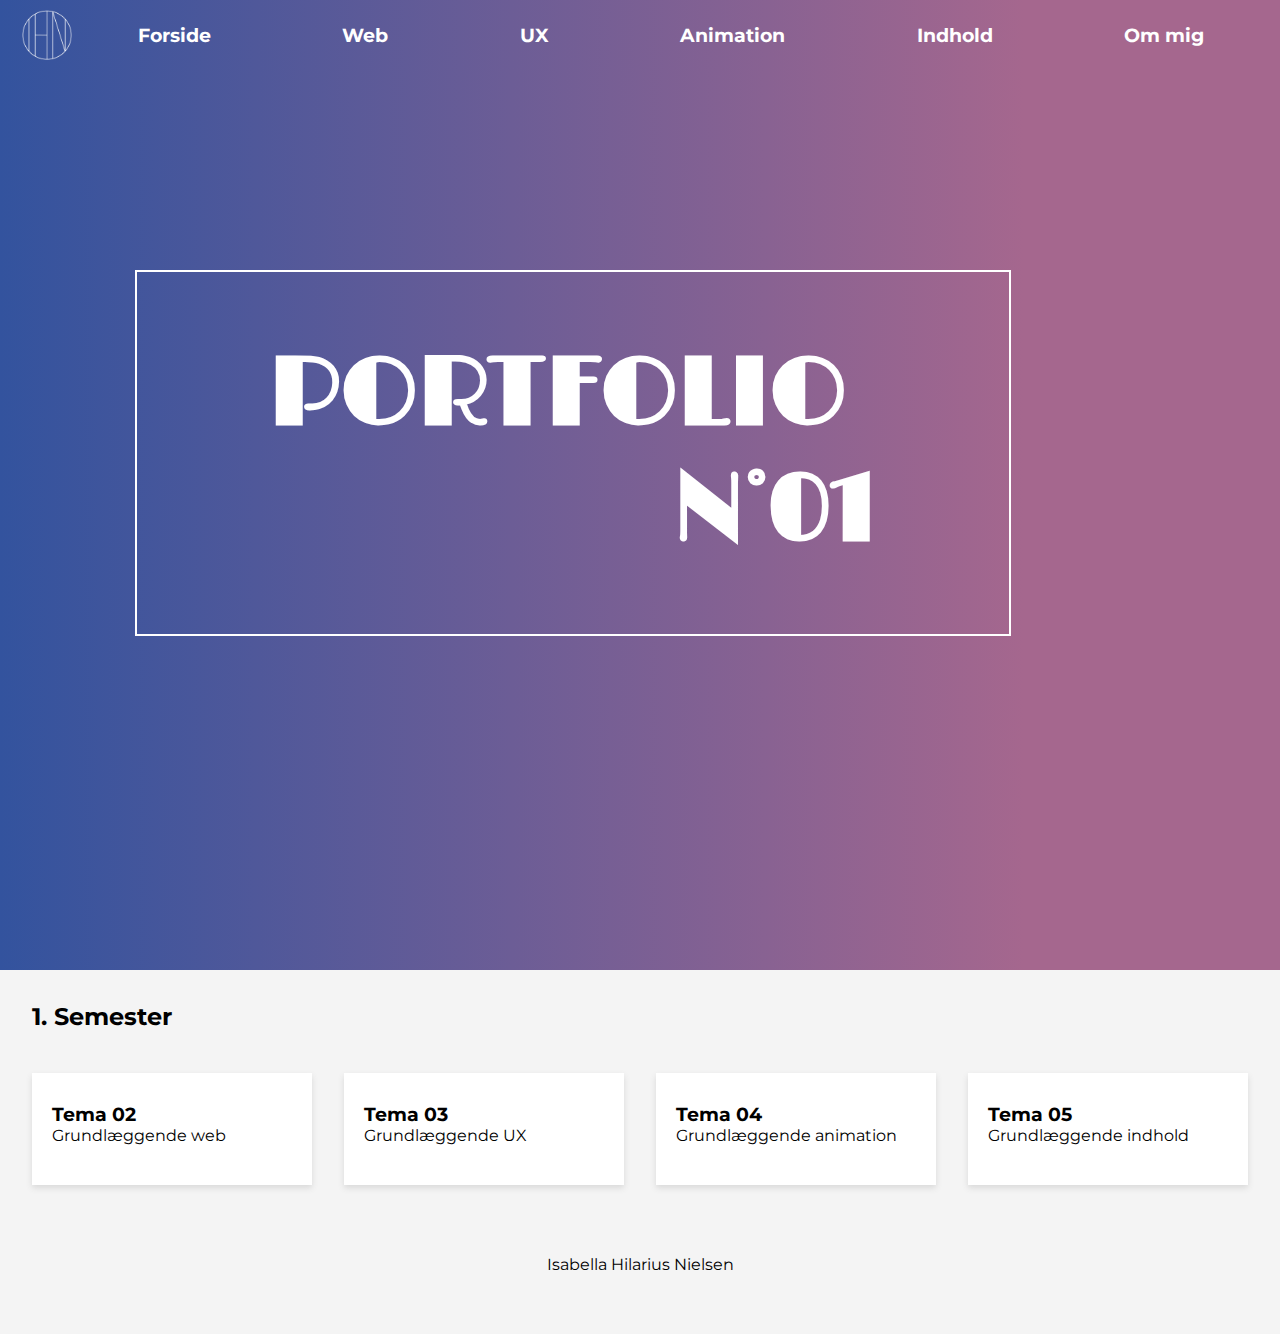
<file: index.html>
<!DOCTYPE html>
<html lang="da">
  <head>
    <meta charset="UTF-8" />
    <meta http-equiv="X-UA-Compatible" content="IE=edge" />
    <meta name="viewport" content="width=device-width, initial-scale=1.0" />
    <title>Forside</title>
    <link rel="stylesheet" href="style.css" />
    <link rel="preconnect" href="https://fonts.gstatic.com" />
    <link
      href="https://fonts.googleapis.com/css2?family=Limelight&family=Montserrat&display=swap"
      rel="stylesheet"
    />
  </head>
  <body>
    <header>
      <nav>
        <div class="logo">
          <a href="index.html"><img src="ikon/ikon.png" alt="Logo" /></a>
        </div>
        <ul id="menu">
          <li><a href="index.html">Forside</a></li>
          <li><a href="web.html">Web</a></li>
          <li><a href="ux.html">UX</a></li>
          <li><a class="link4" href="animation.html">Animation</a></li>
          <li><a class="link5" href="indhold.html">Indhold</a></li>
          <li><a class="link6" href="om.html">Om mig</a></li>
        </ul>
        <div id="burger_btn">
          <div class="stroke top"></div>
          <div class="stroke center"></div>
          <div class="stroke bottom"></div>
        </div>
      </nav>
    </header>

    <main>
      <section id="forside_section1">
        <div class="boks"></div>
        <div class="text1"><h1>PORTFOLIO</h1></div>
        <div class="text2"><h1>N˚01</h1></div>
      </section>

      <section id="forside_section2">
        <div class="text">
          <h2>1. Semester</h2>
        </div>
        <div class="forside_wrapper">
          <a class="element_1" href="web.html">
            <h3>Tema 02</h3>
            <p>Grundlæggende web</p></a
          >
          <a class="element_2" href="ux.html">
            <h3>Tema 03</h3>
            <p>Grundlæggende UX</p></a
          >
          <a class="element_3" href="animation.html">
            <h3>Tema 04</h3>
            <p>Grundlæggende animation</p></a
          >
          <a class="element_1" href="indhold.html">
            <h3>Tema 05</h3>
            <p>Grundlæggende indhold</p></a
          >
        </div>
      </section>
    </main>

    <footer>
      <p>Isabella Hilarius Nielsen</p>
    </footer>
    <script src="script.js"></script>
  </body>
</html>
</file>
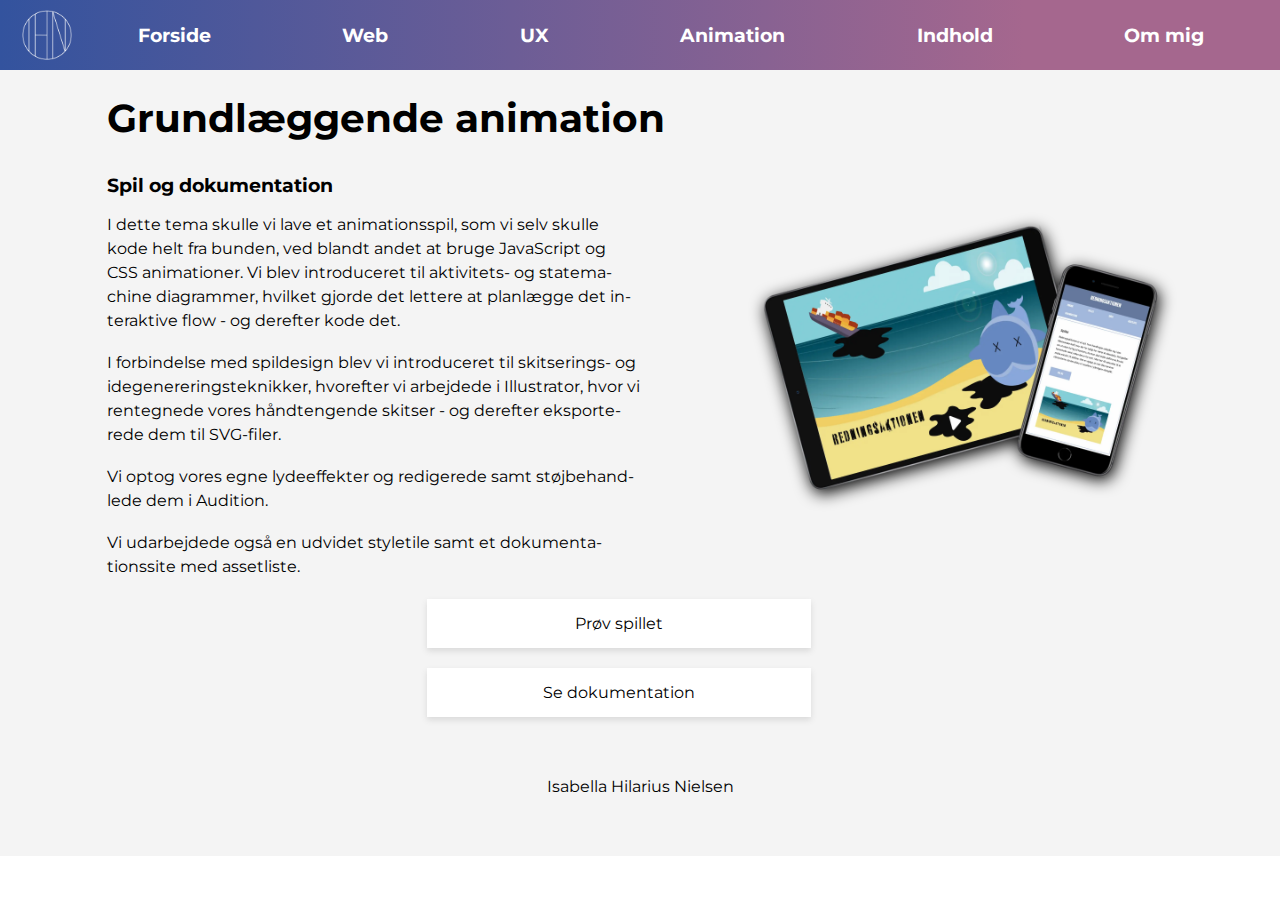
<file: animation.html>
<!DOCTYPE html>
<html lang="da">
  <head>
    <meta charset="UTF-8" />
    <meta http-equiv="X-UA-Compatible" content="IE=edge" />
    <meta name="viewport" content="width=device-width, initial-scale=1.0" />
    <title>Animation</title>
    <link rel="stylesheet" href="style.css" />
    <link rel="preconnect" href="https://fonts.gstatic.com" />
    <link
      href="https://fonts.googleapis.com/css2?family=Limelight&family=Montserrat&display=swap"
      rel="stylesheet"
    />
  </head>
  <body>
    <header>
      <nav>
        <div class="logo">
          <a href="index.html"><img src="ikon/ikon.png" alt="Logo" /></a>
        </div>
        <ul id="menu">
          <li><a href="index.html">Forside</a></li>
          <li><a href="web.html">Web</a></li>
          <li><a href="ux.html">UX</a></li>
          <li><a class="link4" href="animation.html">Animation</a></li>
          <li><a class="link5" href="indhold.html">Indhold</a></li>
          <li><a class="link6" href="om.html">Om mig</a></li>
        </ul>
        <div id="burger_btn">
          <div class="stroke top"></div>
          <div class="stroke center"></div>
          <div class="stroke bottom"></div>
        </div>
      </nav>
    </header>
    <main>
      <section id="animation_section1">
        <h2>Grundlæggende animation</h2>
      </section>
      <section id="animation_section2">
        <div class="section_wrapper">
          <div class="col_1">
            <h3>Spil og dokumentation</h3>
            <p>
              I dette tema skulle vi lave et animationsspil, som vi selv skulle
              kode helt fra bunden, ved blandt andet at bruge JavaScript og CSS
              animationer. Vi blev introduceret til aktivitets- og statemachine
              diagrammer, hvilket gjorde det lettere at planlægge det
              interaktive flow - og derefter kode det.
            </p>
            <br />
            <p>
              I forbindelse med spildesign blev vi introduceret til skitserings-
              og idegenereringsteknikker, hvorefter vi arbejdede i Illustrator,
              hvor vi rentegnede vores håndtengende skitser - og derefter
              eksporterede dem til SVG-filer.
            </p>
            <br />
            <p>
              Vi optog vores egne lydeeffekter og redigerede samt støjbehandlede
              dem i Audition.
            </p>
            <br />
            <p>
              Vi udarbejdede også en udvidet styletile samt et
              dokumentationssite med assetliste.
            </p>
          </div>
          <div class="col_img">
            <img src="img/animation.webp" alt="billede" />
          </div>
          <div class="web_knap">
            <a
              class="knap"
              href="https://isahilarius.dk/kea/04_animation/spil/spil.html"
              >Prøv spillet</a
            >
            <a
              class="knap"
              href="https://isahilarius.dk/kea/04_animation/spil/doku.html"
              >Se dokumentation</a
            >
          </div>
        </div>
      </section>
    </main>
    <footer>
      <p>Isabella Hilarius Nielsen</p>
    </footer>
    <script src="script.js"></script>
  </body>
</html>
</file>
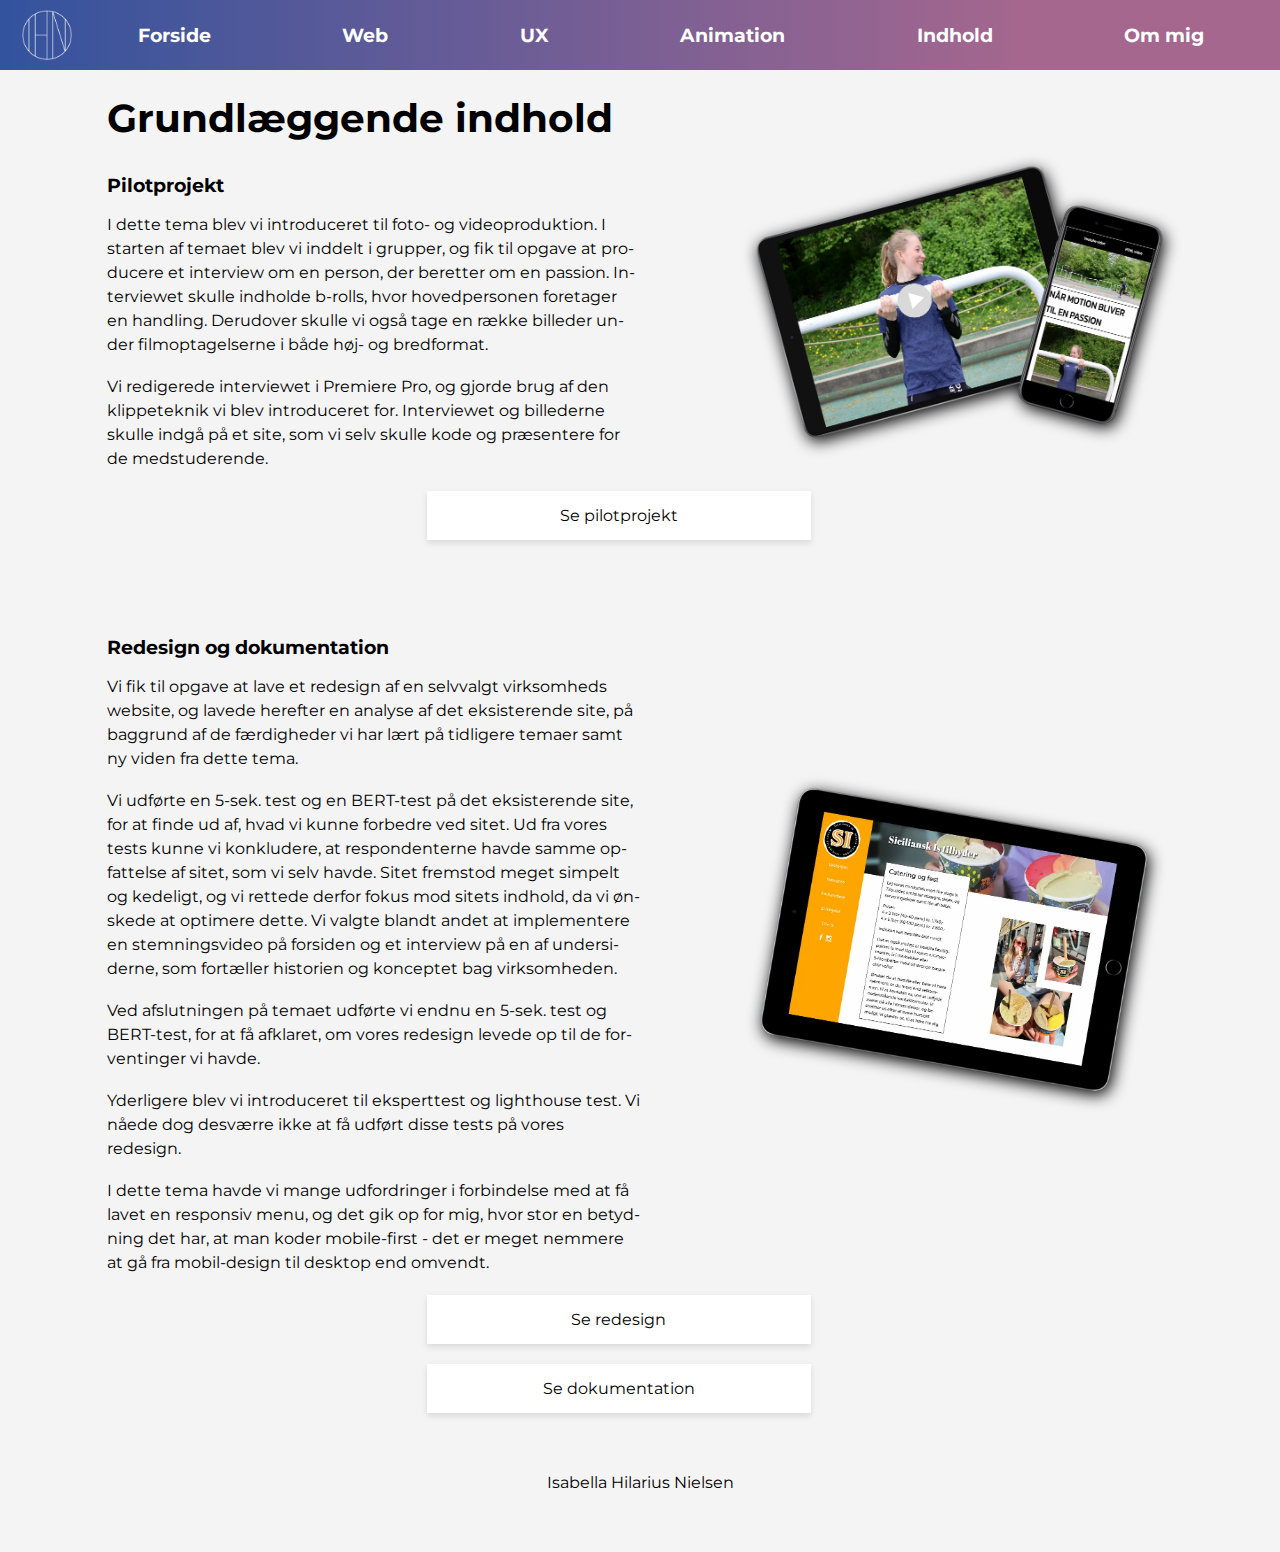
<file: indhold.html>
<!DOCTYPE html>
<html lang="da">
  <head>
    <meta charset="UTF-8" />
    <meta http-equiv="X-UA-Compatible" content="IE=edge" />
    <meta name="viewport" content="width=device-width, initial-scale=1.0" />
    <title>Indhold</title>
    <link rel="stylesheet" href="style.css" />
    <link rel="preconnect" href="https://fonts.gstatic.com" />
    <link
      href="https://fonts.googleapis.com/css2?family=Limelight&family=Montserrat&display=swap"
      rel="stylesheet"
    />
  </head>
  <body>
    <header>
      <nav>
        <div class="logo">
          <a href="index.html"><img src="ikon/ikon.png" alt="Logo" /></a>
        </div>
        <ul id="menu">
          <li><a href="index.html">Forside</a></li>
          <li><a href="web.html">Web</a></li>
          <li><a href="ux.html">UX</a></li>
          <li><a class="link4" href="animation.html">Animation</a></li>
          <li><a class="link5" href="indhold.html">Indhold</a></li>
          <li><a class="link6" href="om.html">Om mig</a></li>
        </ul>
        <div id="burger_btn">
          <div class="stroke top"></div>
          <div class="stroke center"></div>
          <div class="stroke bottom"></div>
        </div>
      </nav>
    </header>
    <main>
      <section id="indhold_section1">
        <h2>Grundlæggende indhold</h2>
      </section>
      <section id="indhold_section2">
        <div class="section_wrapper">
          <div class="col_1">
            <h3>Pilotprojekt</h3>
            <p>
              I dette tema blev vi introduceret til foto- og videoproduktion. I
              starten af temaet blev vi inddelt i grupper, og fik til opgave at
              producere et interview om en person, der beretter om en passion.
              Interviewet skulle indholde b-rolls, hvor hovedpersonen foretager
              en handling. Derudover skulle vi også tage en række billeder under
              filmoptagelserne i både høj- og bredformat.
            </p>
            <br />
            <p>
              Vi redigerede interviewet i Premiere Pro, og gjorde brug af den
              klippeteknik vi blev introduceret for. Interviewet og billederne
              skulle indgå på et site, som vi selv skulle kode og præsentere for
              de medstuderende.
            </p>
          </div>
          <div class="col_img">
            <a class="knap_billede" href="https://youtu.be/9wLPvM_3zAo">
              <img src="img/pilot.webp" alt="billede"
            /></a>
          </div>
          <div class="web_knap">
            <a
              class="knap"
              href="https://isahilarius.dk/kea/05_content/pilotprojekt/"
              >Se pilotprojekt</a
            >
          </div>
        </div>
      </section>
      <section id="indhold_section3">
        <div class="section_wrapper">
          <div class="col_2">
            <h3>Redesign og dokumentation</h3>
            <p>
              Vi fik til opgave at lave et redesign af en selvvalgt virksomheds
              website, og lavede herefter en analyse af det eksisterende site,
              på baggrund af de færdigheder vi har lært på tidligere temaer samt
              ny viden fra dette tema.
            </p>
            <br />
            <p>
              Vi udførte en 5-sek. test og en BERT-test på det eksisterende
              site, for at finde ud af, hvad vi kunne forbedre ved sitet. Ud fra
              vores tests kunne vi konkludere, at respondenterne havde samme
              opfattelse af sitet, som vi selv havde. Sitet fremstod meget
              simpelt og kedeligt, og vi rettede derfor fokus mod sitets
              indhold, da vi ønskede at optimere dette. Vi valgte blandt andet
              at implementere en stemningsvideo på forsiden og et interview på
              en af undersiderne, som fortæller historien og konceptet bag
              virksomheden.
            </p>
            <br />
            <p>
              Ved afslutningen på temaet udførte vi endnu en 5-sek. test og
              BERT-test, for at få afklaret, om vores redesign levede op til de
              forventinger vi havde.
            </p>
            <br />
            <p>
              Yderligere blev vi introduceret til eksperttest og lighthouse
              test. Vi nåede dog desværre ikke at få udført disse tests på vores
              redesign.
            </p>
            <br />
            <p>
              I dette tema havde vi mange udfordringer i forbindelse med at få
              lavet en responsiv menu, og det gik op for mig, hvor stor en
              betydning det har, at man koder mobile-first - det er meget
              nemmere at gå fra mobil-design til desktop end omvendt.
            </p>
          </div>
          <div class="col2_img">
            <img src="img/redesign.webp" alt="billede" />
          </div>
          <div class="web_knap1">
            <a
              class="knap"
              href="https://peaceful-clarke-7f83cd.netlify.app/index.html?fbclid=IwAR1ZkMm159mq0GrLUNkZw25Bs_xFY7O8ysdZwUjEP4sdKE-Z3NUC2w0Frks"
              >Se redesign</a
            >
            <a
              class="knap"
              href="https://docs.google.com/document/d/1FRPtAsqYbtHXegpziWgZVmLZcAO9FTn80IYhDo841vE/edit?usp=sharing"
              >Se dokumentation</a
            >
          </div>
        </div>
      </section>
    </main>
    <footer>
      <p>Isabella Hilarius Nielsen</p>
    </footer>
    <script src="script.js"></script>
  </body>
</html>
</file>
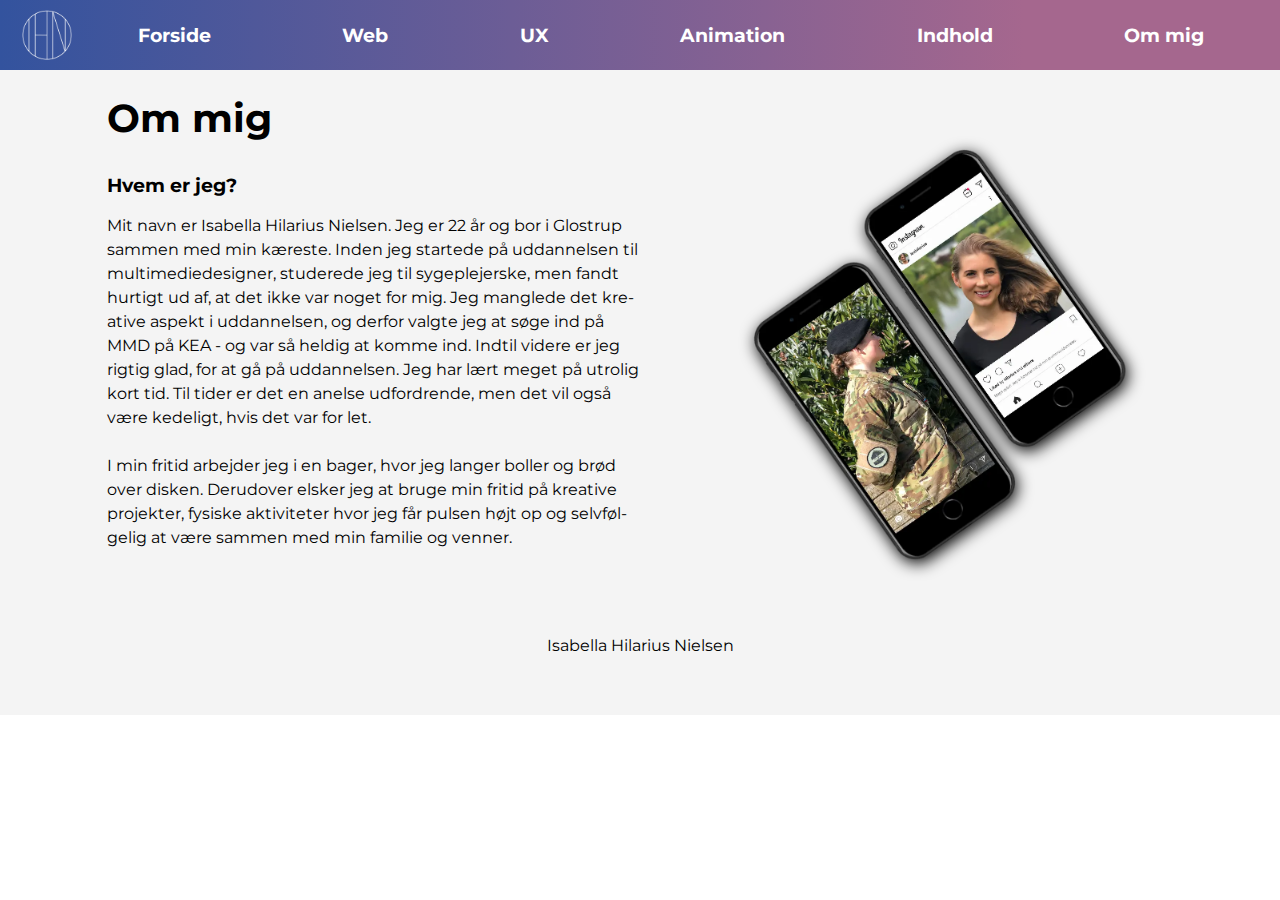
<file: om.html>
<!DOCTYPE html>
<html lang="da">
  <head>
    <meta charset="UTF-8" />
    <meta http-equiv="X-UA-Compatible" content="IE=edge" />
    <meta name="viewport" content="width=device-width, initial-scale=1.0" />
    <title>Om mig</title>
    <link rel="stylesheet" href="style.css" />
    <link rel="preconnect" href="https://fonts.gstatic.com" />
    <link
      href="https://fonts.googleapis.com/css2?family=Limelight&family=Montserrat&display=swap"
      rel="stylesheet"
    />
  </head>
  <body>
    <header>
      <nav>
        <div class="logo">
          <a href="index.html"><img src="ikon/ikon.png" alt="Logo" /></a>
        </div>
        <ul id="menu">
          <li><a href="index.html">Forside</a></li>
          <li><a href="web.html">Web</a></li>
          <li><a href="ux.html">UX</a></li>
          <li><a class="link4" href="animation.html">Animation</a></li>
          <li><a class="link5" href="indhold.html">Indhold</a></li>
          <li><a class="link6" href="om.html">Om mig</a></li>
        </ul>
        <div id="burger_btn">
          <div class="stroke top"></div>
          <div class="stroke center"></div>
          <div class="stroke bottom"></div>
        </div>
      </nav>
    </header>
    <main>
      <section id="om_section1">
        <h2>Om mig</h2>
      </section>
      <section id="om_section2">
        <div class="section_wrapper">
          <div class="col_1">
            <h3>Hvem er jeg?</h3>
            <p>
              Mit navn er Isabella Hilarius Nielsen. Jeg er 22 år og bor i
              Glostrup sammen med min kæreste. Inden jeg startede på uddannelsen
              til multimediedesigner, studerede jeg til sygeplejerske, men fandt
              hurtigt ud af, at det ikke var noget for mig. Jeg manglede det
              kreative aspekt i uddannelsen, og derfor valgte jeg at søge ind på
              MMD på KEA - og var så heldig at komme ind. Indtil videre er jeg
              rigtig glad, for at gå på uddannelsen. Jeg har lært meget på
              utrolig kort tid. Til tider er det en anelse udfordrende, men det
              vil også være kedeligt, hvis det var for let.
            </p>
            <br />
            <p>
              I min fritid arbejder jeg i en bager, hvor jeg langer boller og
              brød over disken. Derudover elsker jeg at bruge min fritid på
              kreative projekter, fysiske aktiviteter hvor jeg får pulsen højt
              op og selvfølgelig at være sammen med min familie og venner.
            </p>
          </div>
          <div class="col_img">
            <img src="img/om.webp" alt="billede" />
          </div>
        </div>
      </section>
    </main>
    <footer>
      <p>Isabella Hilarius Nielsen</p>
    </footer>
    <script src="script.js"></script>
  </body>
</html>
</file>
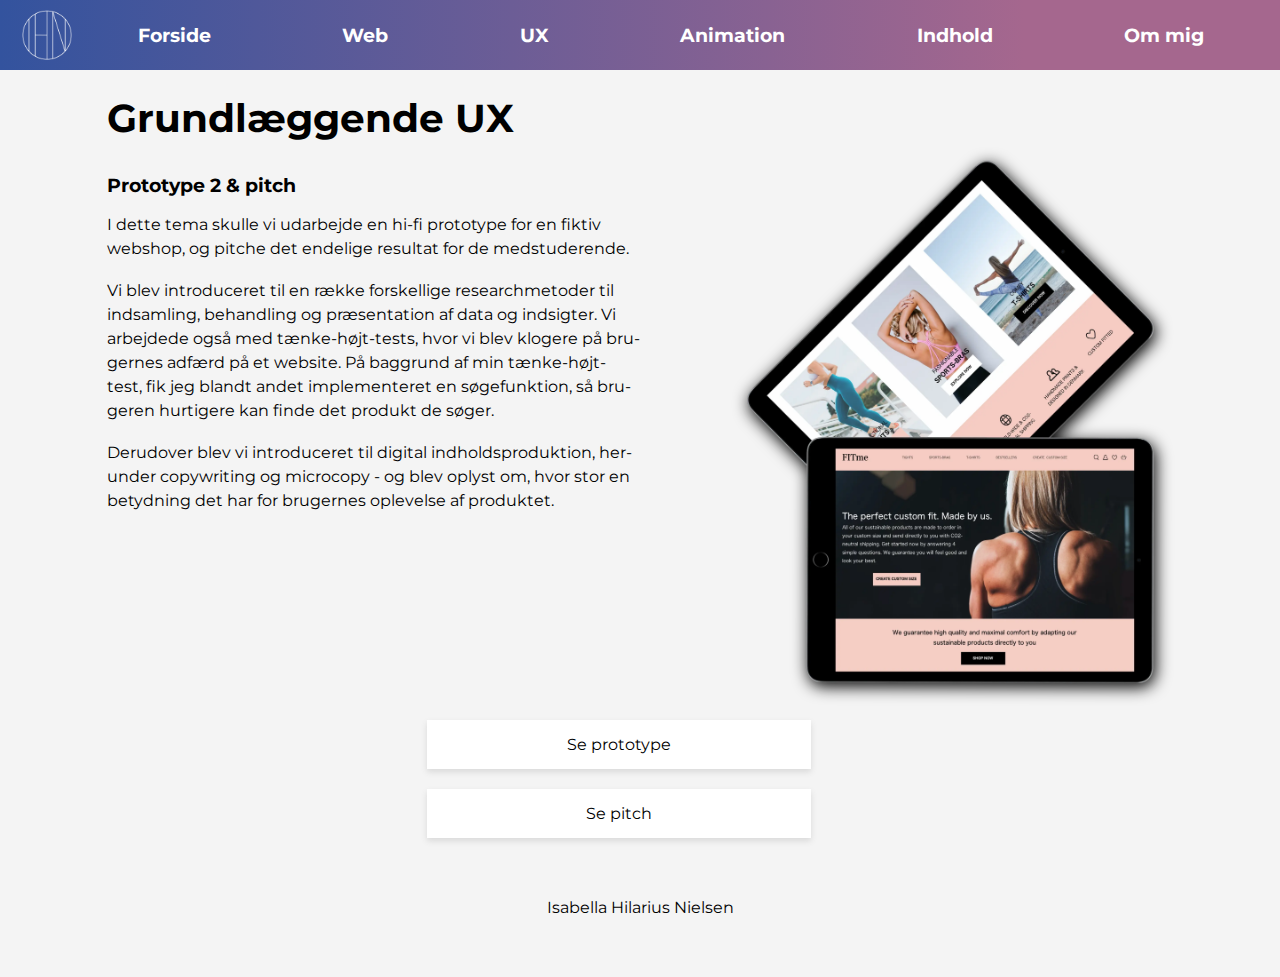
<file: ux.html>
<!DOCTYPE html>
<html lang="da">
  <head>
    <meta charset="UTF-8" />
    <meta http-equiv="X-UA-Compatible" content="IE=edge" />
    <meta name="viewport" content="width=device-width, initial-scale=1.0" />
    <title>UX</title>
    <link rel="stylesheet" href="style.css" />
    <link rel="preconnect" href="https://fonts.gstatic.com" />
    <link
      href="https://fonts.googleapis.com/css2?family=Limelight&family=Montserrat&display=swap"
      rel="stylesheet"
    />
  </head>
  <body>
    <header>
      <nav>
        <div class="logo">
          <a href="index.html"><img src="ikon/ikon.png" alt="Logo" /></a>
        </div>
        <ul id="menu">
          <li><a href="index.html">Forside</a></li>
          <li><a href="web.html">Web</a></li>
          <li><a href="ux.html">UX</a></li>
          <li><a class="link4" href="animation.html">Animation</a></li>
          <li><a class="link5" href="indhold.html">Indhold</a></li>
          <li><a class="link6" href="om.html">Om mig</a></li>
        </ul>
        <div id="burger_btn">
          <div class="stroke top"></div>
          <div class="stroke center"></div>
          <div class="stroke bottom"></div>
        </div>
      </nav>
    </header>
    <main>
      <section id="ux_section1">
        <h2>Grundlæggende UX</h2>
      </section>
      <section id="ux_section2">
        <div class="section_wrapper">
          <div class="col_1">
            <h3>Prototype 2 & pitch</h3>
            <p>
              I dette tema skulle vi udarbejde en hi-fi prototype for en fiktiv
              webshop, og pitche det endelige resultat for de medstuderende.
            </p>
            <br />
            <p>
              Vi blev introduceret til en række forskellige researchmetoder til
              indsamling, behandling og præsentation af data og indsigter. Vi
              arbejdede også med tænke-højt-tests, hvor vi blev klogere på
              brugernes adfærd på et website. På baggrund af min
              tænke-højt-test, fik jeg blandt andet implementeret en
              søgefunktion, så brugeren hurtigere kan finde det produkt de
              søger.
            </p>
            <br />
            <p>
              Derudover blev vi introduceret til digital indholdsproduktion,
              herunder copywriting og microcopy - og blev oplyst om, hvor stor
              en betydning det har for brugernes oplevelse af produktet.
            </p>
          </div>
          <div class="col_img">
            <img src="img/ux.webp" alt="billede" />
          </div>
          <div class="web_knap">
            <a
              class="knap"
              href="https://xd.adobe.com/view/9212d5b6-cbea-4cd9-bea4-3232d0fa4ca2-c741/?fullscreen"
              >Se prototype</a
            >
            <a
              class="knap"
              href="https://drive.google.com/file/d/1GBleaoNsyq-XJSSI8xvkA7B2BvCp2QGw/view?usp=sharing"
              >Se pitch</a
            >
          </div>
        </div>
      </section>
    </main>
    <footer>
      <p>Isabella Hilarius Nielsen</p>
    </footer>
    <script src="script.js"></script>
  </body>
</html>
</file>
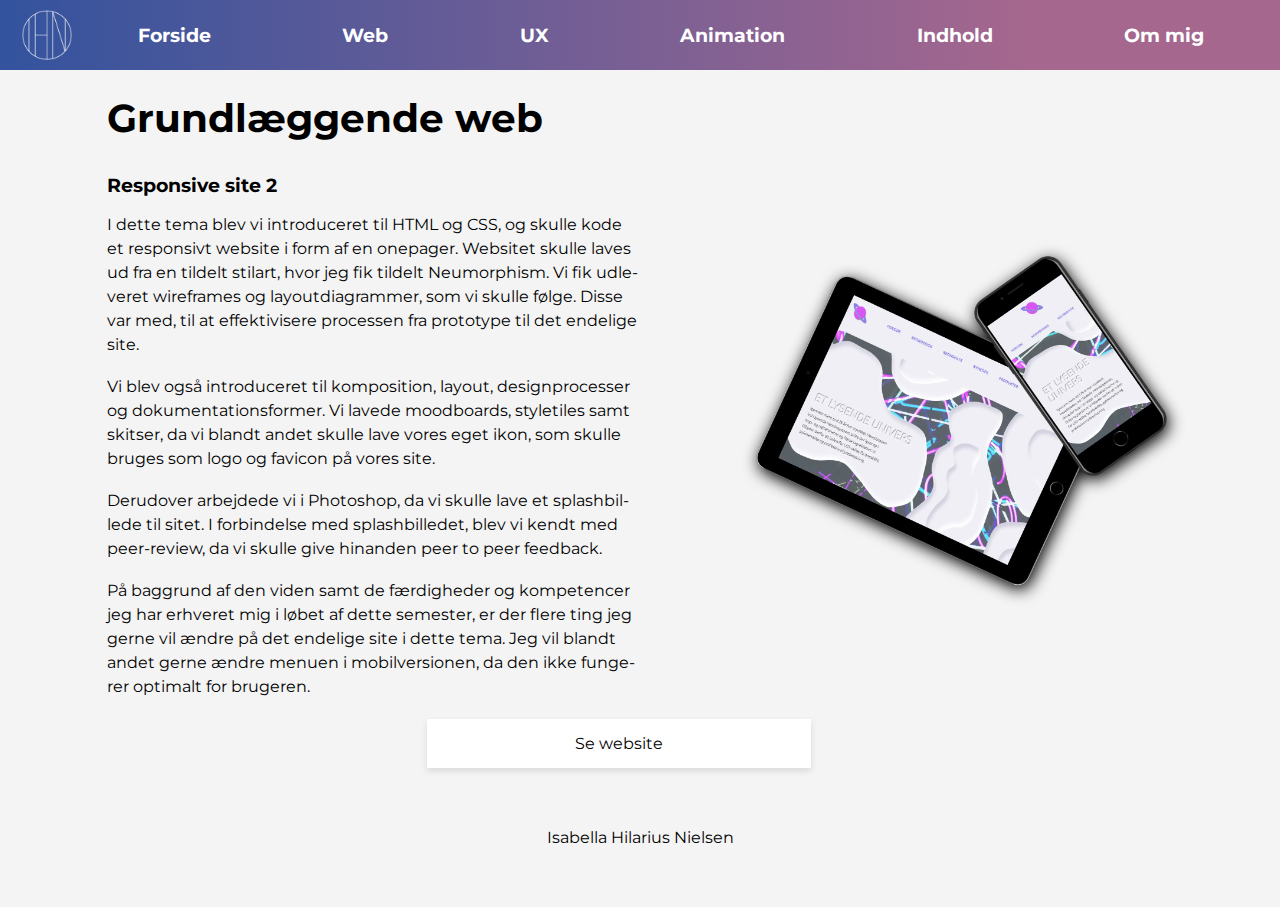
<file: web.html>
<!DOCTYPE html>
<html lang="da">
  <head>
    <meta charset="UTF-8" />
    <meta http-equiv="X-UA-Compatible" content="IE=edge" />
    <meta name="viewport" content="width=device-width, initial-scale=1.0" />
    <title>Web</title>
    <link rel="stylesheet" href="style.css" />
    <link rel="preconnect" href="https://fonts.gstatic.com" />
    <link
      href="https://fonts.googleapis.com/css2?family=Limelight&family=Montserrat&display=swap"
      rel="stylesheet"
    />
  </head>
  <body>
    <header>
      <nav>
        <div class="logo">
          <a href="index.html"><img src="ikon/ikon.png" alt="Logo" /></a>
        </div>
        <ul id="menu">
          <li><a href="index.html">Forside</a></li>
          <li><a href="web.html">Web</a></li>
          <li><a href="ux.html">UX</a></li>
          <li><a class="link4" href="animation.html">Animation</a></li>
          <li><a class="link5" href="indhold.html">Indhold</a></li>
          <li><a class="link6" href="om.html">Om mig</a></li>
        </ul>
        <div id="burger_btn">
          <div class="stroke top"></div>
          <div class="stroke center"></div>
          <div class="stroke bottom"></div>
        </div>
      </nav>
    </header>

    <main>
      <section id="web_section1">
        <h2>Grundlæggende web</h2>
      </section>
      <section id="web_section2">
        <div class="section_wrapper">
          <div class="col_1">
            <h3>Responsive site 2</h3>
            <p>
              I dette tema blev vi introduceret til HTML og CSS, og skulle kode
              et responsivt website i form af en onepager. Websitet skulle laves
              ud fra en tildelt stilart, hvor jeg fik tildelt Neumorphism. Vi
              fik udleveret wireframes og layoutdiagrammer, som vi skulle følge.
              Disse var med, til at effektivisere processen fra prototype til
              det endelige site.
            </p>
            <br />
            <p>
              Vi blev også introduceret til komposition, layout, designprocesser
              og dokumentationsformer. Vi lavede moodboards, styletiles samt
              skitser, da vi blandt andet skulle lave vores eget ikon, som
              skulle bruges som logo og favicon på vores site.
            </p>
            <br />
            <p>
              Derudover arbejdede vi i Photoshop, da vi skulle lave et
              splashbillede til sitet. I forbindelse med splashbilledet, blev vi
              kendt med peer-review, da vi skulle give hinanden peer to peer
              feedback.
            </p>
            <br />
            <p>
              På baggrund af den viden samt de færdigheder og kompetencer jeg
              har erhveret mig i løbet af dette semester, er der flere ting jeg
              gerne vil ændre på det endelige site i dette tema. Jeg vil blandt
              andet gerne ændre menuen i mobilversionen, da den ikke fungerer
              optimalt for brugeren.
            </p>
          </div>

          <div class="col_img">
            <img src="img/web.webp" alt="billede" />
          </div>
          <div class="web_knap">
            <a
              class="knap"
              href="https://isahilarius.dk/kea/02_web/04_responsive/responsive_site_v2/"
              >Se website</a
            >
          </div>
        </div>
      </section>
    </main>
    <footer>
      <p>Isabella Hilarius Nielsen</p>
    </footer>
    <script src="script.js"></script>
  </body>
</html>
</file>
<file: style.css>
/* generelt for hele sitet */
* {
  margin: 0;
  padding: 0;
  box-sizing: border-box;
}

/* generelt for p */
p {
  max-width: 60ch;
  hyphens: auto;
}

/* generelt for img og video */
img {
  display: block;
  width: 100%;
  height: auto;
  filter: drop-shadow(2px 4px 8px #000);
}

/* footer */
footer {
  text-align: center;
  padding: 60px;
  font-family: "Montserrat", sans-serif;
  color: #000000;
  background-color: #f4f4f4;
}

footer p {
  max-width: none;
}

/* styling af ikon  */
.logo {
  max-width: 50px;
  margin-left: 12px;
}

.logo img {
  filter: none;
}
/* styling af knapper */
.knap {
  background: #ffffff;
  box-shadow: 0 3px 6px #d9d9d9;
  border: none;
  color: black;
  font-family: "Montserrat", sans-serif;
  padding: 15px 30px;
  width: 50vw;
  text-align: center;
  text-decoration: none;
  display: inline-block;
  margin-top: 20px;
}

.web_knap a:hover,
.web_knap1 a:hover {
  background-color: #ebeaea;
}

/* MENU GENERELT */
/* styling af header */
header {
  background: linear-gradient(
    90deg,
    rgba(51, 83, 158, 1) 0%,
    rgba(165, 103, 142, 1) 80%
  );
  position: sticky;
  top: 0;
  left: 0;

  /* (for at undgå at img flyder over navbar) */
  z-index: 1;
}

header nav {
  display: flex;
  justify-content: space-between;
  align-items: center;
  padding: 10px;
}

/* styling af menu */
li {
  list-style: none;
}

a {
  text-decoration: none;
}

#menu {
  /* position: absolut gør elementets placerering relativt til den nærmeste parent som ikke har position: static (static er default på alle elementer). Her er den relativ ifht "header", da den er position: sticky.  */
  position: absolute;
  top: 0;
  left: 0;
  width: 50%;
  height: 100vh;
  background-color: #ffffff;
  display: flex;
  flex-direction: column;
  align-items: flex-end;
  justify-content: center;
  padding: 20px;

  transition: transform 0.3s;
  transform: translateX(-100%);
}

#menu.open {
  transform: translateX(0);
}

#menu a {
  font-family: "Montserrat", sans-serif;
  color: #000000;
  font-weight: 700;
  font-size: 1.7rem;
  display: block;
}

#menu a:hover {
  color: #a5678e;
}

/* styling af burger_btn */
#burger_btn {
  width: 40px;
  height: 40px;
  display: flex;
  align-items: center;
  background-color: #a5678e;
  position: relative;
}

.stroke {
  width: 100%;
  height: 3px;
  position: absolute;
  background-color: #ffffff;
}

.stroke.top {
  transform: translateY(-10px);
}

.stroke.bottom {
  transform: translateY(10px);
}

/* ------FORSIDE------ */
/* FIRST SECTION GENERELT */
/* styling af first_section */
#forside_section1 {
  background: linear-gradient(
    90deg,
    rgba(51, 83, 158, 1) 0%,
    rgba(165, 103, 142, 1) 80%
  );
  width: 100%;
  height: 100vh;

  display: grid;
  grid-template-columns: repeat(9, 1fr);
  grid-template-rows: repeat(12, 1fr);
}

/* styling af h1 */
h1 {
  font-family: "Limelight", cursive;
  color: #ffffff;
  font-size: clamp(3rem, 5.5vw + 1.9rem, 6rem);
}

/* placering af h1  */
.text1 {
  grid-column: 2/8;
  grid-row: 5/6;
}

.text2 {
  grid-column: 5/6;
  grid-row: 6/7;
}

/* styling og placering af boks */
.boks {
  border: 2px solid white;
  grid-column: 2/7;
  grid-row: 4/8;
}

/* SECOND SECTION FORSIDE*/
/* styling af elementer i second_section på forside */
.element_1,
.element_2,
.element_3,
.element_4 {
  width: 70%;
  height: 7em;
  background: #ffffff;
  box-shadow: 0 3px 6px #d9d9d9;
  margin: 10px 0px;
  padding: 30px 0 0 20px;
}

/* styling af h2 i second_section på forside*/
#forside_section2 h2 {
  font-family: "Montserrat", sans-serif;
  color: #000000;
}

/* placering af h2 i second_section på forside */
#forside_section2 .text {
  padding: 2em;
}

/* styling af p i second_section på forside */
#forside_section2 a {
  font-family: "Montserrat", sans-serif;
  color: #000000;
}

/* hover-effekt til links på forside */
#forside_section2 a:hover {
  background-color: #ebeaea;
}

/* placering af elementer i second_section på forside */
.forside_wrapper {
  display: flex;
  flex-direction: column;
  justify-content: center;
  align-items: center;
}
/* bagrundsfarve på forside */
#forside_section2 {
  background-color: #f4f4f4;
}

/* FIRST SECTON GENERELT PÅ ALLE UNDERSIDER */
/* styling af first_section */
#web_section1,
#ux_section1,
#animation_section1,
#indhold_section1,
#om_section1 {
  background-color: #f4f4f4;
  width: 100%;

  display: grid;
  grid-template-columns: repeat(12, 1fr);
}
/* styling af h2 */
#web_section1 h2,
#ux_section1 h2,
#animation_section1 h2,
#indhold_section1 h2,
#om_section1 h2 {
  font-family: "Montserrat", cursive;
  color: #000000;
  font-size: clamp(1.5rem, 1.2vw + 1.5rem, 3rem);
  grid-column: 2/12;
  margin-top: 1.5rem;
}

/* SECOND/THIRD SECTION GENERELT PÅ ALLE UNDERSIDER */
/* styling af h3 */
#web_section2 h3,
#ux_section2 h3,
#animation_section2 h3,
#indhold_section2 h3,
#indhold_section3 h3,
#om_section2 h3 {
  font-family: "Montserrat", sans-serif;
  color: #000000;
  margin-top: 2rem;
  margin-bottom: 1rem;
}
/* styling af p */
#web_section2 p,
#ux_section2 p,
#animation_section2 p,
#indhold_section2 p,
#indhold_section3 p,
#om_section2 {
  font-family: "Montserrat", sans-serif;
  color: #000000;
  line-height: 150%;
}

/* elementer placeres via grid */
.section_wrapper {
  background-color: #f4f4f4;
  display: grid;
  grid-template-columns: repeat(12, 1fr);
}

.col_1,
.col_2 {
  grid-column: 2/12;
}

.col2_img,
.col_img {
  grid-column: 2/12;
}

.web_knap,
.web_knap1 {
  grid-column: 4/8;
}

#indhold_section3 .col_2,
#indhold_section3 .col2_img {
  margin-top: 64px;
}

/* MEDIAQUERIES */
/* styling og placering af img på "om mig" */
@media (min-width: 550px) {
  #om_section2 .col_img img {
    max-width: 400px;
  }
  #om_section2 .col_img {
    grid-column: 3/11;
  }
}

/* placering af elementer på undersider */
@media (min-width: 850px) {
  .col_1,
  .col_2 {
    grid-column: 3/11;
  }

  .col2_img,
  .col_img {
    grid-column: 3/11;
  }

  /* placering af img på "om mig" */
  #om_section2 .col_img {
    grid-column: 4/11;
  }
}

/* placering af h2 i first_section på undersider */
@media (max-width: 1000px) and (min-width: 850px) {
  #web_section1 h2,
  #ux_section1 h2,
  #animation_section1 h2,
  #indhold_section1 h2,
  #om_section1 h2 {
    grid-column: 3/11;
  }
}

/* fra burgermenu til menubar */
@media (min-width: 1000px) {
  #menu {
    position: static;
    width: 100%;
    height: auto;
    background: none;
    display: flex;
    flex-direction: row;
    justify-content: space-around;
    transition: none;
    transform: none;
    padding: 0;
  }

  #menu a {
    color: #ffffff;
    font-size: 1.2rem;
  }

  #menu a.link4:hover,
  #menu a.link5:hover,
  #menu a.link6:hover {
    color: rgba(51, 83, 158, 1);
  }

  #burger_btn {
    display: none;
  }

  /* placering af h1 på forside */
  .text1 {
    grid-column: 3/7;
  }

  .text2 {
    grid-column: 6/7;
  }

  .boks {
    grid-column: 2/8;
  }
  /* placering af elemener på undersider */
  .col_1,
  .col_2 {
    grid-column: 2/7;
  }

  .col2_img,
  .col_img {
    grid-column: 8/12;
    display: grid;
    align-items: center;
  }
  /* placering af img på "om mig" */
  #om_section2 .col_img {
    grid-column: 8/12;
  }

  /* styling af knapper */
  .knap {
    width: 30vw;
  }

  /* placering af knapper */
  .web_knap,
  .web_knap1 {
    grid-column: 5/9;
  }
  .forside_wrapper {
    display: flex;
    flex-direction: row;
    justify-content: space-around;
    margin: 0 32px 0 32px;
    gap: 32px;
  }
}
</file>
